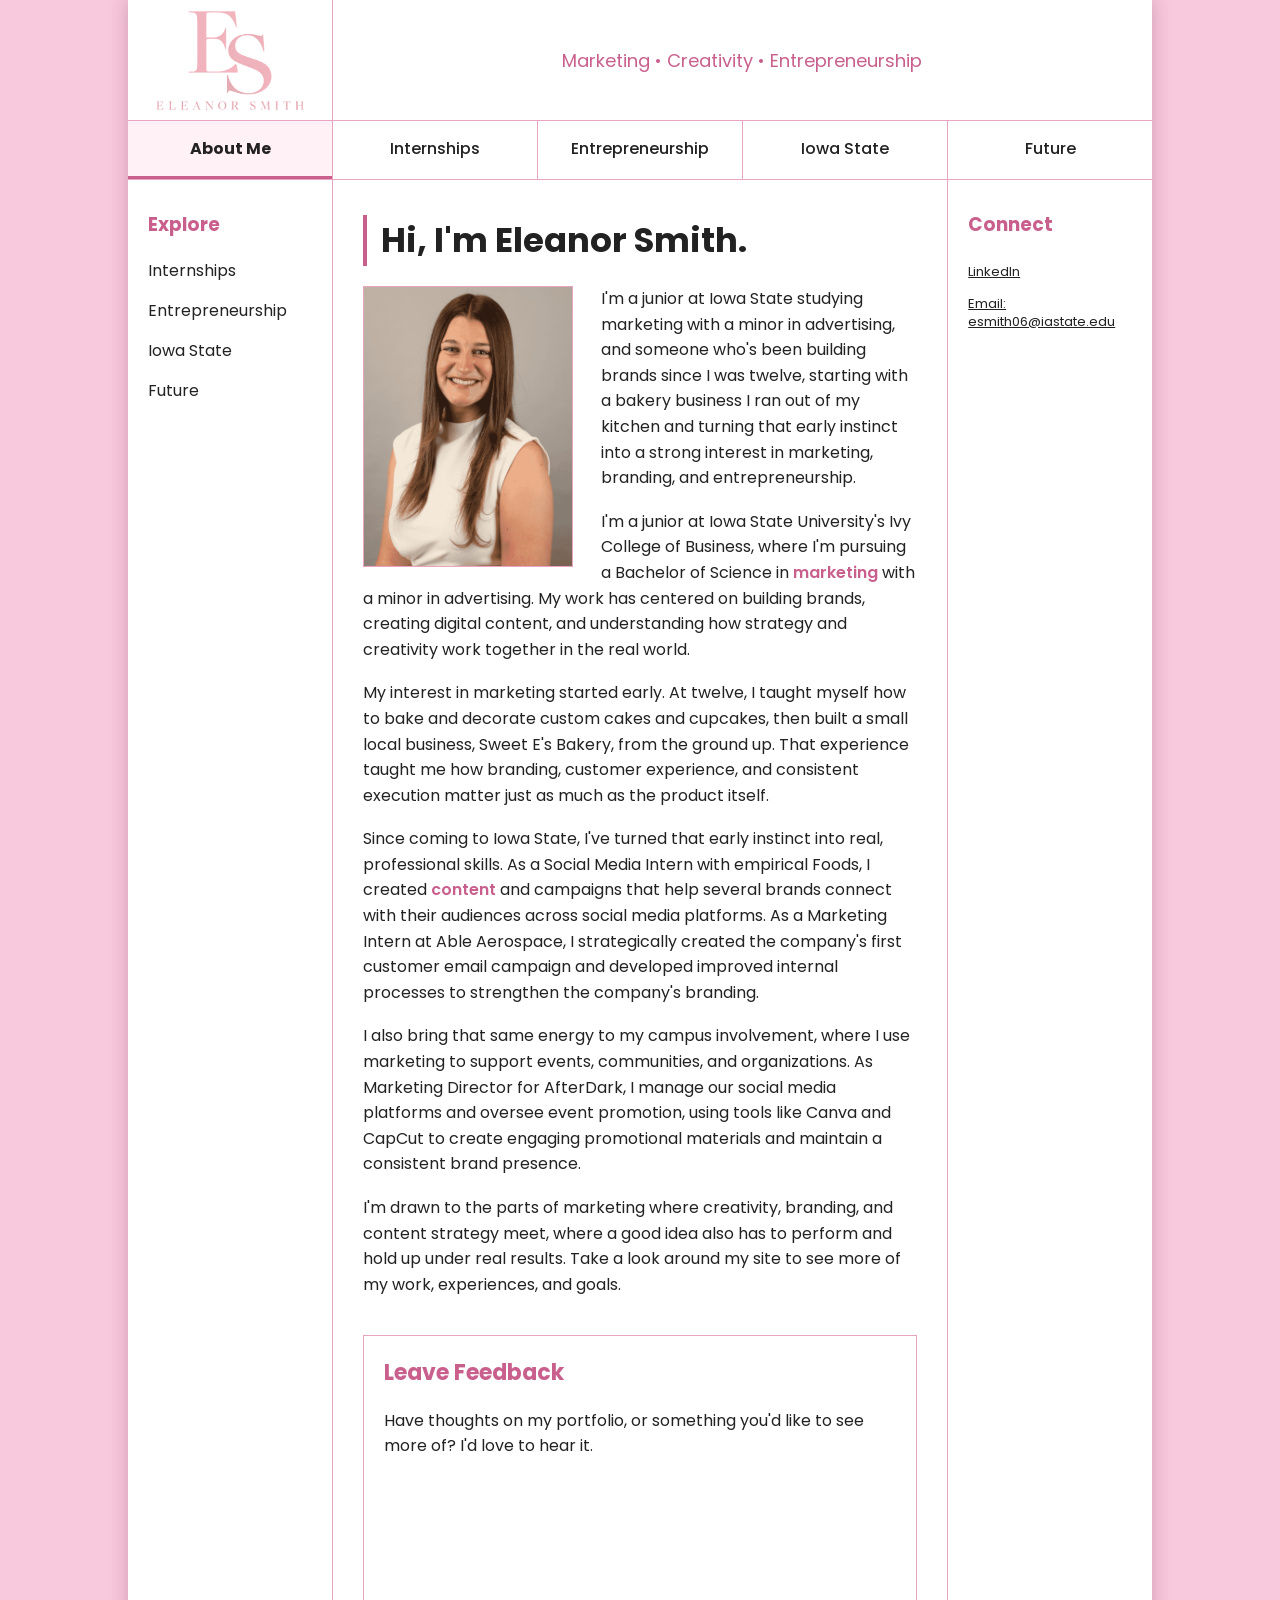
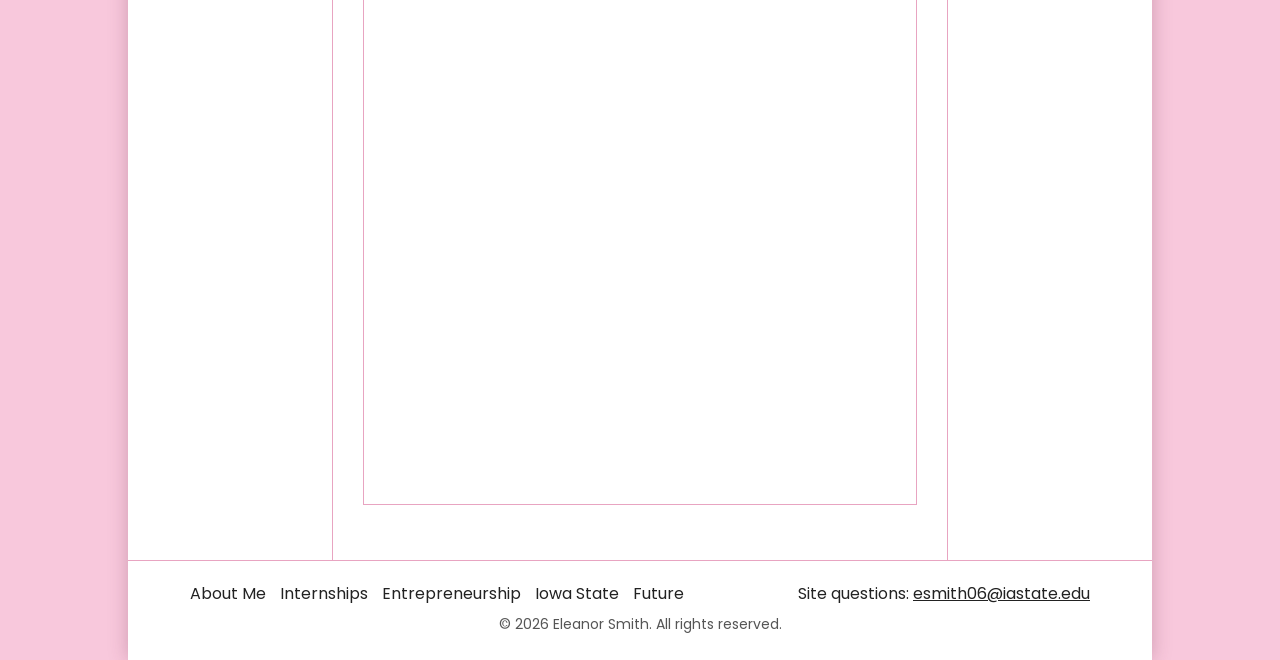
<file: index.html>
<!DOCTYPE html>
<html lang="en">
<head>
    <meta charset="UTF-8">
    <meta name="viewport" content="width=device-width, initial-scale=1.0">
    <title>Eleanor Smith | About Me</title>
    <meta name="description" content="Eleanor Smith is a marketing student at Iowa State University with a background in social media, branding, and entrepreneurship.">
    <link rel="stylesheet" href="style.css">
</head>
<body>
    <div class="site-container">
        <header class="site-header">
            <div class="logo-area"><img src="logo.png" alt="Eleanor Smith Logo" class="logo-image"></div>
            <div class="header-graphic">Marketing • Creativity • Entrepreneurship</div>
        </header>
        <div id="navigation"></div>
        <div class="content-layout">
            <aside class="left-sidebar">
                <h3>Explore</h3>
                <ul>
                    <li><a href="internships.html">Internships</a></li>
                    <li><a href="entrepreneurship.html">Entrepreneurship</a></li>
                    <li><a href="iowa-state.html">Iowa State</a></li>
                    <li><a href="future.html">Future</a></li>
                </ul>
            </aside>
            <main class="main-content">
                <h1>Hi, I'm Eleanor Smith.</h1>
                <div class="about-intro">
                    <img src="images/about-me.jpg" alt="Eleanor Smith" class="about-image">
                    <p>I'm a junior at Iowa State studying marketing with a minor in advertising, and someone who's been building brands since I was twelve, starting with a bakery business I ran out of my kitchen and turning that early instinct into a strong interest in marketing, branding, and entrepreneurship.</p>
                    <p>I'm a junior at Iowa State University's Ivy College of Business, where I'm pursuing a Bachelor of Science in <span class="keyword">marketing</span> with a minor in advertising. My work has centered on building brands, creating digital content, and understanding how strategy and creativity work together in the real world.</p>
                    <p>My interest in marketing started early. At twelve, I taught myself how to bake and decorate custom cakes and cupcakes, then built a small local business, Sweet E's Bakery, from the ground up. That experience taught me how branding, customer experience, and consistent execution matter just as much as the product itself.</p>
                    <p>Since coming to Iowa State, I've turned that early instinct into real, professional skills. As a Social Media Intern with empirical Foods, I created <span class="keyword">content</span> and campaigns that help several brands connect with their audiences across social media platforms. As a Marketing Intern at Able Aerospace, I strategically created the company's first customer email campaign and developed improved internal processes to strengthen the company's branding. </p>
                    <p>I also bring that same energy to my campus involvement, where I use marketing to support events, communities, and organizations. As Marketing Director for AfterDark, I manage our social media platforms and oversee event promotion, using tools like Canva and CapCut to create engaging promotional materials and maintain a consistent brand presence.</p>
                    <p>I'm drawn to the parts of marketing where creativity, branding, and content strategy meet, where a good idea also has to perform and hold up under real results. Take a look around my site to see more of my work, experiences, and goals.</p>
                </div>
                <div class="content-card">
                    <h2>Leave Feedback</h2>
                    <p>Have thoughts on my portfolio, or something you'd like to see more of? I'd love to hear it.</p>
                    <iframe src="https://docs.google.com/forms/d/e/1FAIpQLSd1ZiWK7ceW1_9ygYNGIYSXslulp8ccplBnGbqoEIWsjPy67Q/viewform?embedded=true" width="600" height="600" frameborder="0" marginheight="0" marginwidth="0">Loading…</iframe>
                </div>
            </main>
            <aside class="right-sidebar">
                <div class="sticky-content">
                    <h3>Connect</h3>
                    <ul class="connect-list">
                        <li><a href="https://www.linkedin.com/in/eleanorsmith06" target="_blank" rel="noopener">LinkedIn</a></li>
                        <li><a href="mailto:esmith06@iastate.edu">Email: esmith06@iastate.edu</a></li>
                    </ul>
                </div>
            </aside>
        </div>
        <footer class="site-footer">
            <div class="footer-row">
                <div class="footer-links">
                    <a href="index.html">About Me</a><a href="internships.html">Internships</a><a href="entrepreneurship.html">Entrepreneurship</a><a href="iowa-state.html">Iowa State</a><a href="future.html">Future</a>
                </div>
                <div class="footer-contact">Site questions: <a href="mailto:esmith06@iastate.edu">esmith06@iastate.edu</a></div>
            </div>
            <p class="footer-copyright">&copy; <span class="js-year"></span> Eleanor Smith. All rights reserved.</p>
        </footer>
    </div>
    <script src="navigation.js"></script>
</body>
</html>
</file>
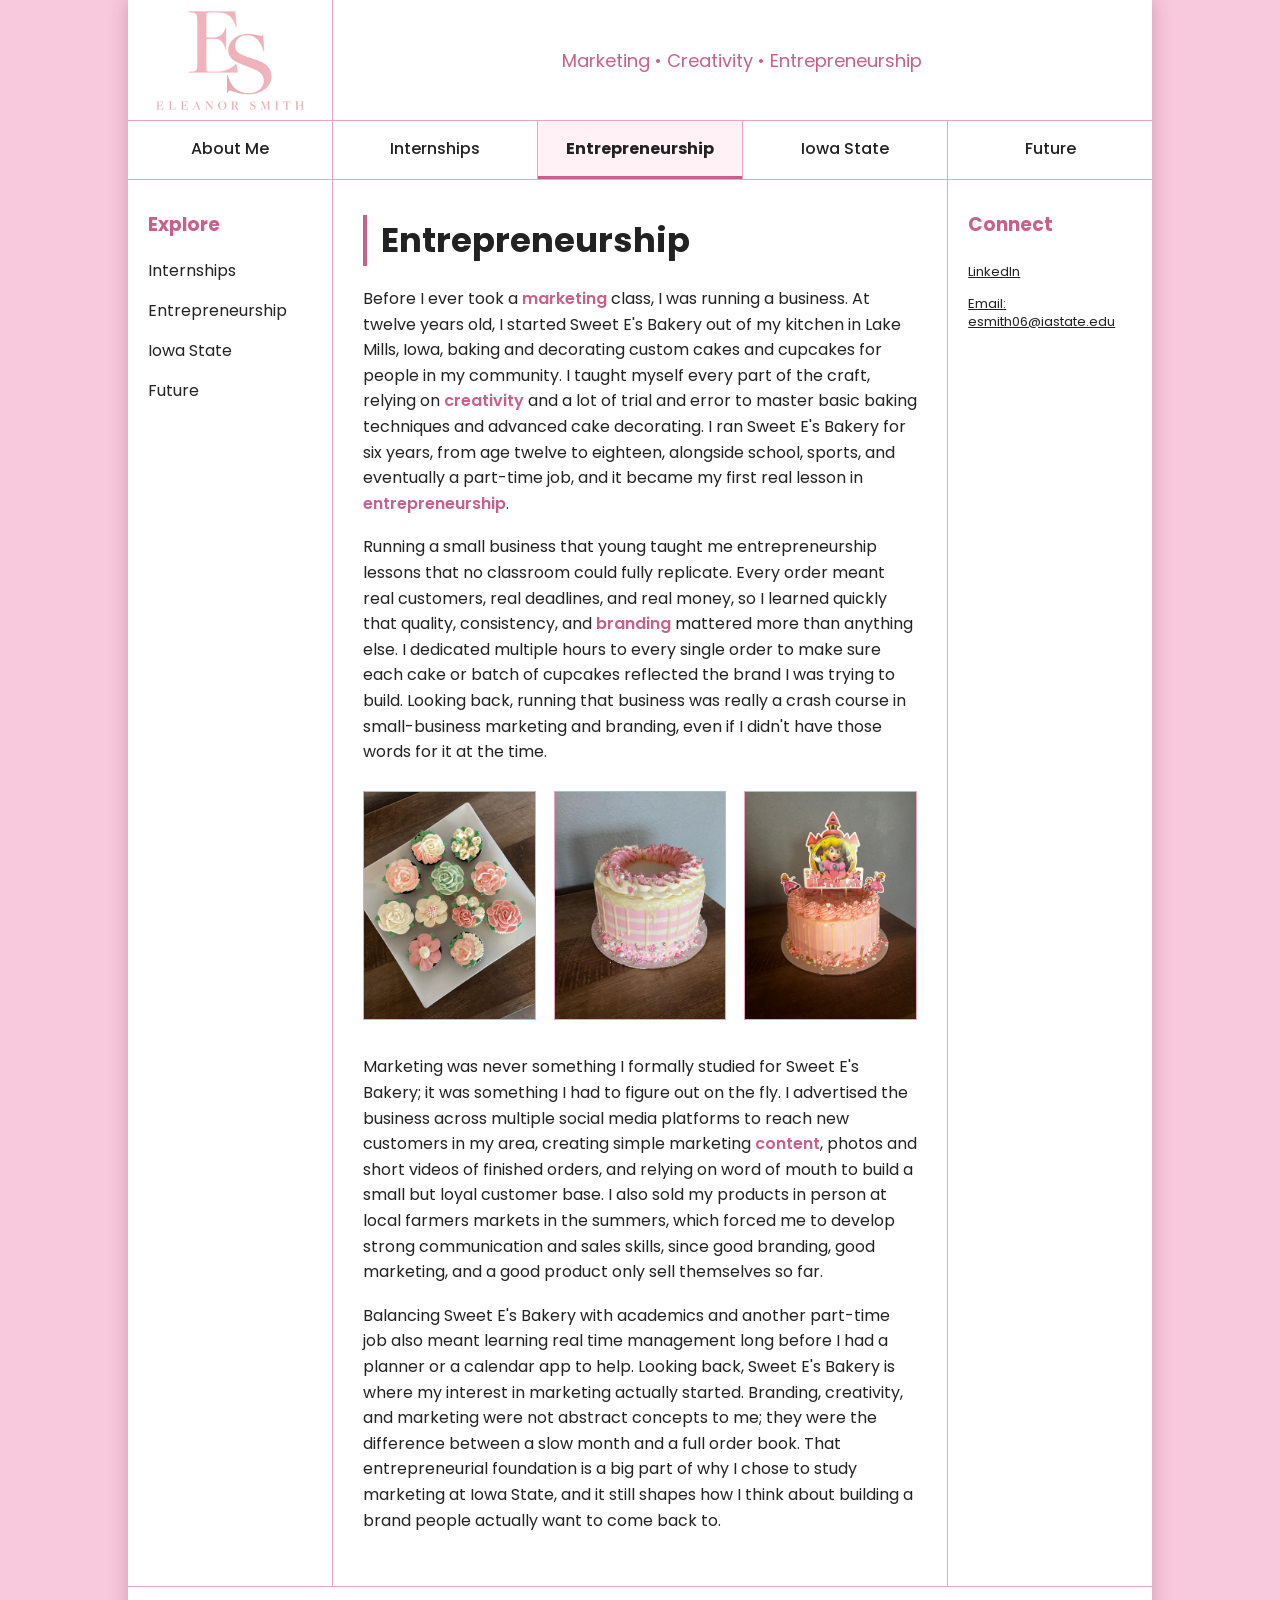
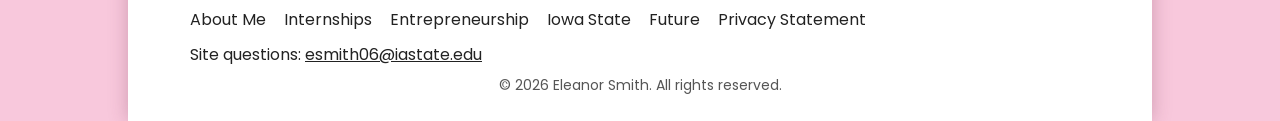
<file: entrepreneurship.html>
<!DOCTYPE html>
<html lang="en">
<head>
    <meta charset="UTF-8">
    <meta name="viewport" content="width=device-width, initial-scale=1.0">
    <title>Eleanor Smith | Entrepreneurship</title>
    <meta name="description" content="How running Sweet E's Bakery from age twelve to eighteen shaped Eleanor Smith's approach to marketing and branding.">
    <link rel="stylesheet" href="style.css">
</head>
<body>
    <div class="site-container">
        <!-- HEADER -->
        <header class="site-header">
            <!-- LOGO -->
            <div class="logo-area">
                <img
                    src="logo.png"
                    alt="Eleanor Smith Logo"
                    class="logo-image"
                >
            </div>
            <div class="header-graphic">
                Marketing • Creativity • Entrepreneurship
            </div>
        </header>
        <!-- NAVIGATION -->
        <div id="navigation"></div>
        <!-- MAIN CONTENT -->
        <div class="content-layout">
            <!-- LEFT SIDEBAR -->
            <aside class="left-sidebar">
                <h3>Explore</h3>
                <ul>
                    <li>
                        <a href="internships.html">
                            Internships
                        </a>
                    </li>
                    <li>
                        <a href="entrepreneurship.html">
                            Entrepreneurship
                        </a>
                    </li>
                    <li>
                        <a href="iowa-state.html">
                            Iowa State
                        </a>
                    </li>
                    <li>
                        <a href="future.html">
                            Future
                        </a>
                    </li>
                </ul>
            </aside>
            <!-- MAIN CONTENT AREA -->
            <main class="main-content">
                <h1>Entrepreneurship</h1>

                <p>
                    Before I ever took a
                    <span class="keyword">marketing</span> class, I was
                    running a business. At twelve years old, I started
                    Sweet E's Bakery out of my kitchen in Lake Mills,
                    Iowa, baking and decorating custom cakes and
                    cupcakes for people in my community. I taught myself
                    every part of the craft, relying on
                    <span class="keyword">creativity</span> and a lot of
                    trial and error to master basic baking techniques
                    and advanced cake decorating. I ran Sweet E's Bakery
                    for six years, from age twelve to eighteen, alongside
                    school, sports, and eventually a part-time job, and
                    it became my first real lesson in
                    <span class="keyword">entrepreneurship</span>.
                </p>

                <p>
                    Running a small business that young taught me
                    entrepreneurship lessons that no classroom could
                    fully replicate. Every order meant real customers,
                    real deadlines, and real money, so I learned quickly
                    that quality, consistency, and
                    <span class="keyword">branding</span> mattered more
                    than anything else. I dedicated multiple hours to
                    every single order to make sure each cake or batch
                    of cupcakes reflected the brand I was trying to
                    build. Looking back, running that business was
                    really a crash course in small-business marketing
                    and branding, even if I didn't have those words for
                    it at the time.
                </p>

                <div class="entrepreneurship-gallery" aria-label="Sweet E's Bakery portfolio photos">
                    <figure>
                        <img
                            src="images/sweet-es-bakery-cupcakes.jpg"
                            alt="Decorated floral cupcakes made by Sweet E's Bakery"
                        >
                    </figure>
                    <figure>
                        <img
                            src="images/sweet-es-bakery-cake.jpg"
                            alt="Pink and white decorated cake made by Sweet E's Bakery"
                        >
                    </figure>
                    <figure>
                        <img
                            src="images/sweet-es-bakery-birthday-cake.jpg"
                            alt="Pink Princess Peach birthday cake made by Sweet E's Bakery"
                        >
                    </figure>
                </div>

                <p>
                    Marketing was never something I formally studied
                    for Sweet E's Bakery; it was something I had to
                    figure out on the fly. I advertised the business
                    across multiple social media platforms to reach new
                    customers in my area, creating simple marketing
                    <span class="keyword">content</span>, photos and
                    short videos of finished orders, and relying on
                    word of mouth to build a small but loyal customer
                    base. I also sold my products in person at
                    local farmers markets in the summers, which forced me to develop
                    strong communication and sales skills, since good
                    branding, good marketing, and a good product only
                    sell themselves so far.
                </p>

                <p>
                    Balancing Sweet E's Bakery with academics and
                    another part-time job also meant learning real time
                    management long before I had a planner or a
                    calendar app to help. Looking back, Sweet E's Bakery
                    is where my interest in marketing actually started.
                    Branding, creativity, and marketing were not
                    abstract concepts to me; they were the difference
                    between a slow month and a full order book. That
                    entrepreneurial foundation is a big part of why I
                    chose to study marketing at Iowa State, and it
                    still shapes how I think about building a brand
                    people actually want to come back to.
                </p>
            </main>
            <!-- RIGHT SIDEBAR -->
            <aside class="right-sidebar">
                <div class="sticky-content">
                    <h3>Connect</h3>
                    <ul class="connect-list">
                        <li>
                            <a href="https://www.linkedin.com/in/eleanorsmith06" target="_blank" rel="noopener">
                                LinkedIn: linkedin.com/in/eleanorsmith06
                            </a>
                        </li>
                        <li>
                            <a href="mailto:esmith06@iastate.edu">
                                Email: esmith06@iastate.edu
                            </a>
                        </li>
                    </ul>
                </div>
            </aside>
        </div>
        <!-- FOOTER -->
        <footer class="site-footer">
            <div class="footer-row">
                <div class="footer-links">
                    <a href="index.html">About Me</a>
                    <a href="internships.html">Internships</a>
                    <a href="entrepreneurship.html">Entrepreneurship</a>
                    <a href="iowa-state.html">Iowa State</a>
                    <a href="future.html">Future</a>
                    <a href="privacy.html">Privacy Statement</a>
                </div>
                <div class="footer-contact">
                    Site questions:
                    <a href="mailto:esmith06@iastate.edu">esmith06@iastate.edu</a>
                </div>
            </div>
            <p class="footer-copyright">
                &copy; <span class="js-year"></span> Eleanor Smith. All rights reserved.
            </p>
        </footer>
    </div>
    <script src="navigation.js"></script>
</body>
</html>
</file>
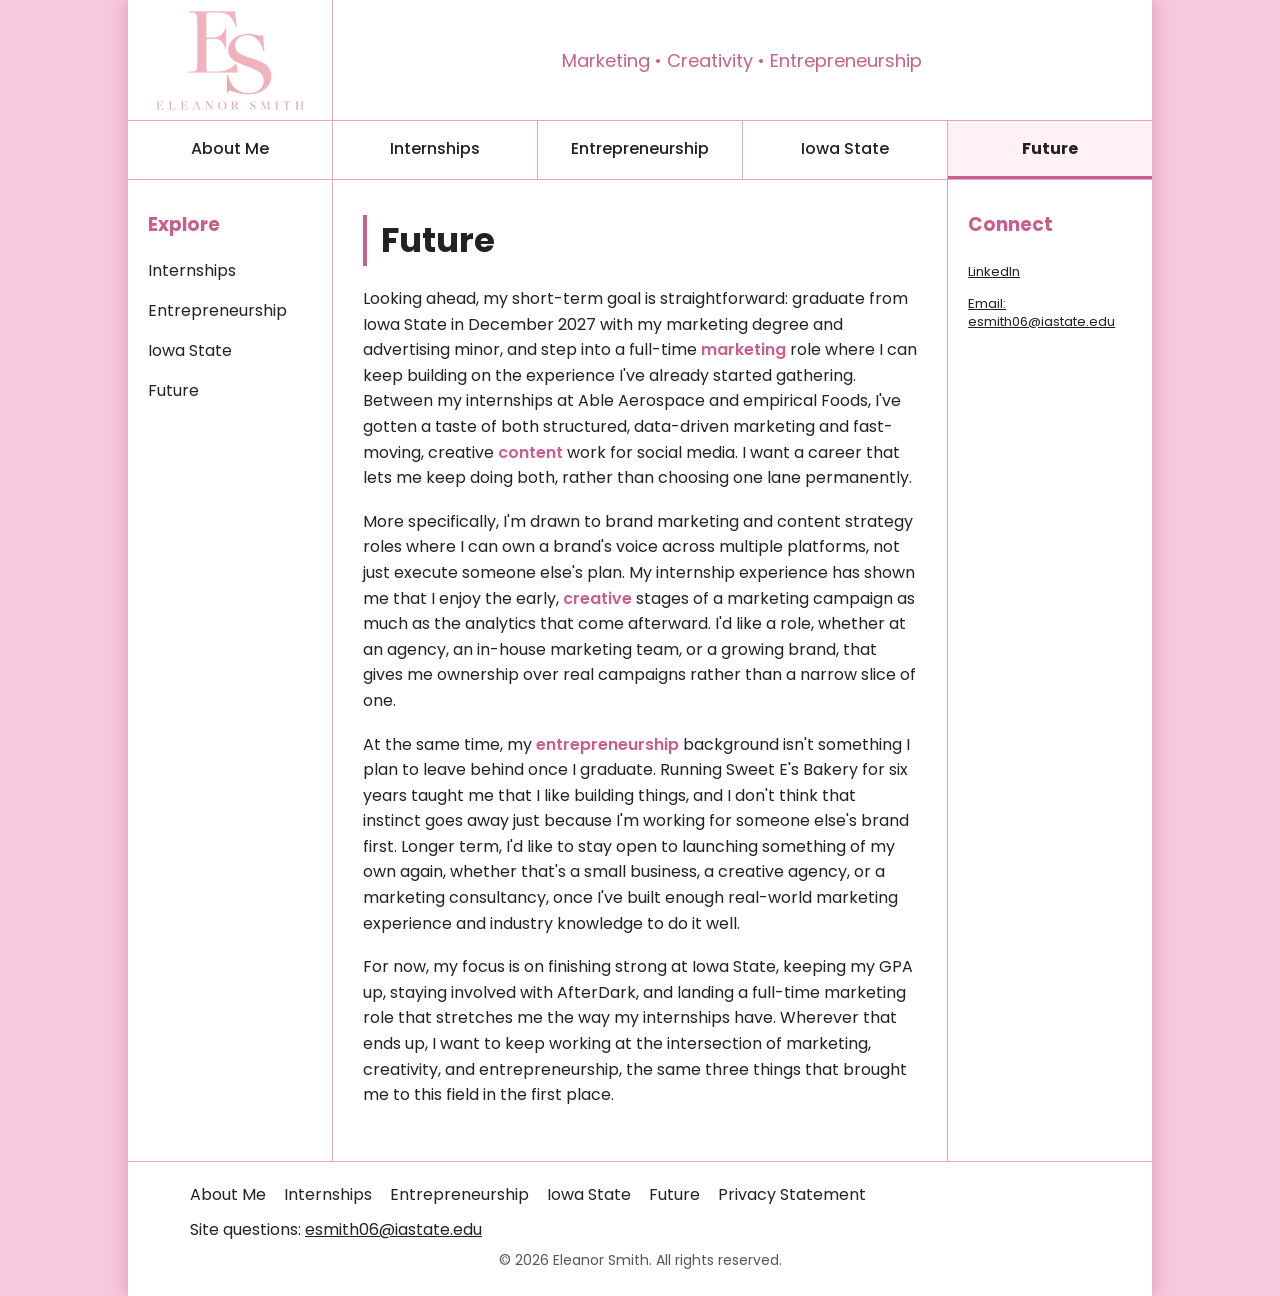
<file: future.html>
<!DOCTYPE html>
<html lang="en">
<head>
    <meta charset="UTF-8">
    <meta name="viewport" content="width=device-width, initial-scale=1.0">
    <title>Eleanor Smith | Future</title>
    <meta name="description" content="Eleanor Smith's career goals in marketing, branding, and entrepreneurship.">
    <link rel="stylesheet" href="style.css">
</head>
<body>
    <div class="site-container">
        <!-- HEADER -->
        <header class="site-header">
            <!-- LOGO -->
            <div class="logo-area">
                <img
                    src="logo.png"
                    alt="Eleanor Smith Logo"
                    class="logo-image"
                >
            </div>
            <div class="header-graphic">
                Marketing • Creativity • Entrepreneurship
            </div>
        </header>
        <!-- NAVIGATION -->
        <div id="navigation"></div>
        <!-- MAIN CONTENT -->
        <div class="content-layout">
            <!-- LEFT SIDEBAR -->
            <aside class="left-sidebar">
                <h3>Explore</h3>
                <ul>
                    <li>
                        <a href="internships.html">
                            Internships
                        </a>
                    </li>
                    <li>
                        <a href="entrepreneurship.html">
                            Entrepreneurship
                        </a>
                    </li>
                    <li>
                        <a href="iowa-state.html">
                            Iowa State
                        </a>
                    </li>
                    <li>
                        <a href="future.html">
                            Future
                        </a>
                    </li>
                </ul>
            </aside>
            <!-- MAIN CONTENT AREA -->
            <main class="main-content">
            
                <h1>Future</h1>

                <p>
                    Looking ahead, my short-term goal is straightforward:
                    graduate from Iowa State in December 2027 with my
                    marketing degree and advertising minor, and step
                    into a full-time
                    <span class="keyword">marketing</span> role where I
                    can keep building on the experience I've already
                    started gathering. Between my internships at Able
                    Aerospace and empirical Foods, I've gotten a taste
                    of both structured, data-driven marketing and
                    fast-moving, creative
                    <span class="keyword">content</span> work for social
                    media. I want a career that lets me keep doing
                    both, rather than choosing one lane permanently.
                </p>

                <p>
                    More specifically, I'm drawn to brand marketing and
                    content strategy roles where I can own a brand's
                    voice across multiple platforms, not just execute
                    someone else's plan. My internship experience has
                    shown me that I enjoy the early,
                    <span class="keyword">creative</span> stages of a
                    marketing campaign as much as the analytics that
                    come afterward. I'd like a role, whether at an
                    agency, an in-house marketing team, or a growing
                    brand, that gives me ownership over real campaigns
                    rather than a narrow slice of one.
                </p>

                <p>
                    At the same time, my
                    <span class="keyword">entrepreneurship</span>
                    background isn't something I plan to leave behind
                    once I graduate. Running Sweet E's Bakery for six
                    years taught me that I like building things, and I
                    don't think that instinct goes away just because
                    I'm working for someone else's brand first. Longer
                    term, I'd like to stay open to launching something
                    of my own again, whether that's a small business, a
                    creative agency, or a marketing consultancy, once
                    I've built enough real-world marketing experience
                    and industry knowledge to do it well.
                </p>

                <p>
                    For now, my focus is on finishing strong at Iowa
                    State, keeping my GPA up, staying involved with
                    AfterDark, and landing a full-time marketing role
                    that stretches me the way my internships have.
                    Wherever that ends up, I want to keep working at
                    the intersection of marketing, creativity, and
                    entrepreneurship, the same three things that
                    brought me to this field in the first place.
                </p>
            </main>
            <!-- RIGHT SIDEBAR -->
            <aside class="right-sidebar">
                <div class="sticky-content">
                    <h3>Connect</h3>
                    <ul class="connect-list">
                        <li>
                            <a href="https://www.linkedin.com/in/eleanorsmith06" target="_blank" rel="noopener">
                                LinkedIn: linkedin.com/in/eleanorsmith06
                            </a>
                        </li>
                        <li>
                            <a href="mailto:esmith06@iastate.edu">
                                Email: esmith06@iastate.edu
                            </a>
                        </li>
                    </ul>
                </div>
            </aside>
        </div>
        <!-- FOOTER -->
        <footer class="site-footer">
            <div class="footer-row">
                <div class="footer-links">
                    <a href="index.html">About Me</a>
                    <a href="internships.html">Internships</a>
                    <a href="entrepreneurship.html">Entrepreneurship</a>
                    <a href="iowa-state.html">Iowa State</a>
                    <a href="future.html">Future</a>
                    <a href="privacy.html">Privacy Statement</a>
                </div>
                <div class="footer-contact">
                    Site questions:
                    <a href="mailto:esmith06@iastate.edu">esmith06@iastate.edu</a>
                </div>
            </div>
            <p class="footer-copyright">
                &copy; <span class="js-year"></span> Eleanor Smith. All rights reserved.
            </p>
        </footer>
    </div>
    <script src="navigation.js"></script>
</body>
</html>
</file>
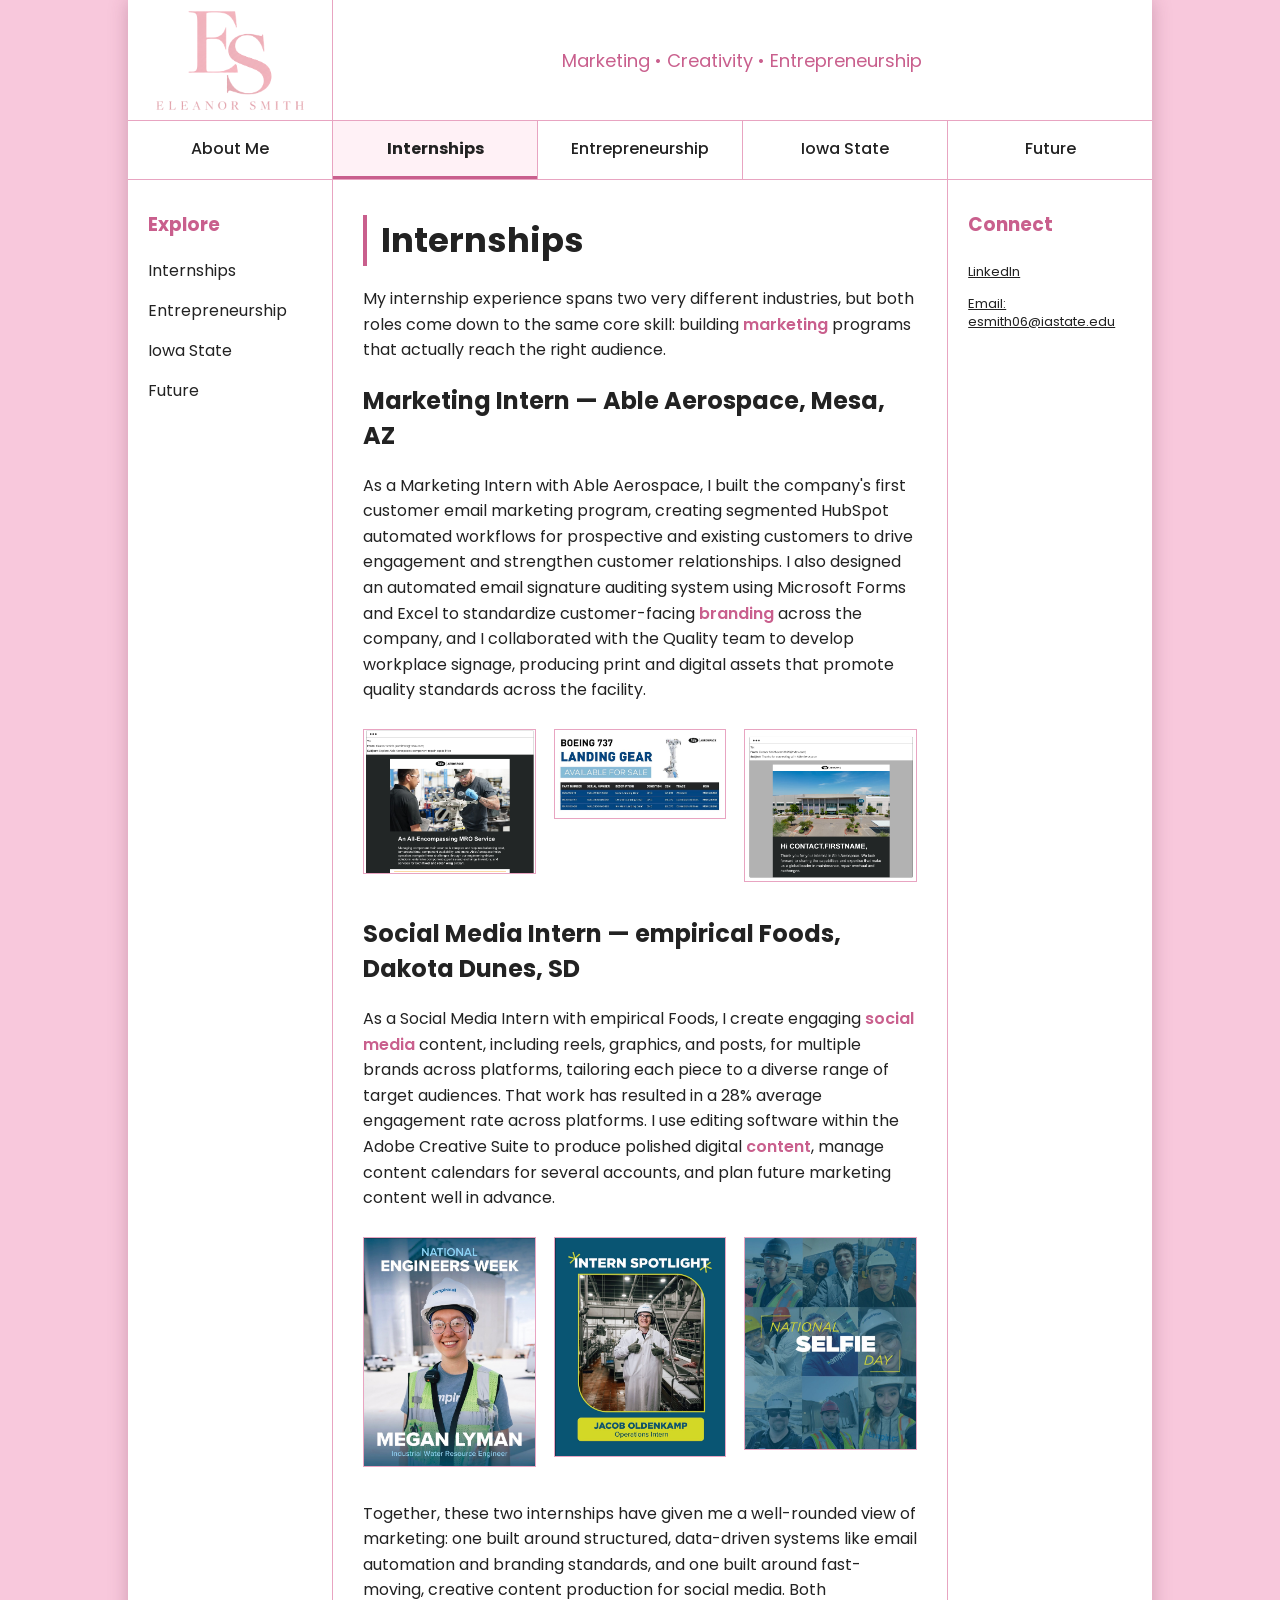
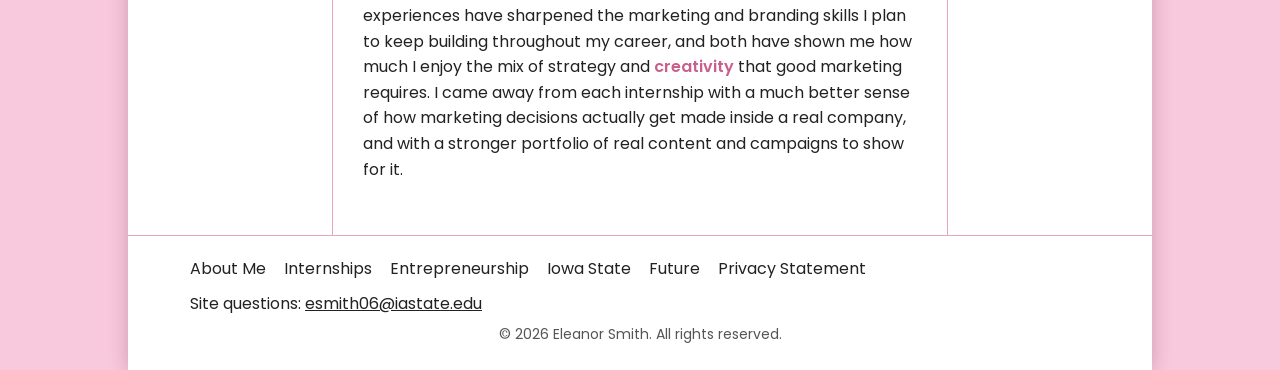
<file: internships.html>
<!DOCTYPE html>
<html lang="en">
<head>
    <meta charset="UTF-8">
    <meta name="viewport" content="width=device-width, initial-scale=1.0">
    <title>Eleanor Smith | Internships</title>
    <meta name="description" content="Eleanor Smith's marketing internship experience at Able Aerospace and empirical Foods.">
    <link rel="stylesheet" href="style.css">
</head>
<body>
    <div class="site-container">
        <!-- HEADER -->
        <header class="site-header">
            <!-- LOGO -->
            <div class="logo-area">
                <img
                    src="logo.png"
                    alt="Eleanor Smith Logo"
                    class="logo-image"
                >
            </div>
            <div class="header-graphic">
                Marketing • Creativity • Entrepreneurship
            </div>
        </header>
        <!-- NAVIGATION -->
        <div id="navigation"></div>
        <!-- MAIN CONTENT -->
        <div class="content-layout">
            <!-- LEFT SIDEBAR -->
            <aside class="left-sidebar">
                <h3>Explore</h3>
                <ul>
                    <li>
                        <a href="internships.html">
                            Internships
                        </a>
                    </li>
                    <li>
                        <a href="entrepreneurship.html">
                            Entrepreneurship
                        </a>
                    </li>
                    <li>
                        <a href="iowa-state.html">
                            Iowa State
                        </a>
                    </li>
                    <li>
                        <a href="future.html">
                            Future
                        </a>
                    </li>
                </ul>
            </aside>
            <!-- MAIN CONTENT AREA -->
            <main class="main-content">
                <h1>Internships</h1>

                <p>
                    My internship experience spans two very different
                    industries, but both roles come down to the same
                    core skill: building
                    <span class="keyword">marketing</span> programs that
                    actually reach the right audience.
                </p>

                <h2>Marketing Intern &mdash; Able Aerospace, Mesa, AZ</h2>
                <p>
                    As a Marketing Intern with Able Aerospace, I built
                    the company's first customer email marketing
                    program, creating segmented HubSpot automated
                    workflows for prospective and existing customers to
                    drive engagement and strengthen customer
                    relationships. I also designed an automated email
                    signature auditing system using Microsoft Forms and
                    Excel to standardize customer-facing
                    <span class="keyword">branding</span> across the
                    company, and I collaborated with the Quality team to
                    develop workplace signage, producing print and
                    digital assets that promote quality standards across
                    the facility.
                </p>

                <div class="internship-gallery" aria-label="Photos from my Able Aerospace internship">
                    <img
                        src="images/able-aerospace-facility.jpg"
                        alt="Able Aerospace facility"
                    >
                    <img
                        src="images/boeing-737-landing-gear.jpg"
                        alt="Boeing 737 landing gear available for sale"
                    >
                    <img
                        src="images/able-aerospace-workshop.jpg"
                        alt="Able Aerospace team working on an aircraft component"
                    >
                </div>

                <h2>Social Media Intern &mdash; empirical Foods, Dakota Dunes, SD</h2>
                <p>
                    As a Social Media Intern with empirical Foods, I
                    create engaging
                    <span class="keyword">social media</span> content,
                    including reels, graphics, and posts, for multiple
                    brands across platforms, tailoring each piece to a
                    diverse range of target audiences. That work has
                    resulted in a 28% average engagement rate across
                    platforms. I use editing software within the Adobe
                    Creative Suite to produce polished digital
                    <span class="keyword">content</span>, manage content
                    calendars for several accounts, and plan future
                    marketing content well in advance.
                </p>

                <div class="internship-gallery" aria-label="Photos from my empirical Foods internship">
                    <img
                        src="images/empirical-national-engineers-week.jpg"
                        alt="Empirical Foods National Engineers Week intern feature"
                    >
                    <img
                        src="images/empirical-intern-spotlight.jpg"
                        alt="Empirical Foods intern spotlight"
                    >
                    <img
                        src="images/empirical-national-selfie-day.jpg"
                        alt="Empirical Foods National Selfie Day collage"
                    >
                </div>

                <p>
                    Together, these two internships have given me a
                    well-rounded view of marketing: one built around
                    structured, data-driven systems like email
                    automation and branding standards, and one built
                    around fast-moving, creative content production for
                    social media. Both experiences have sharpened the
                    marketing and branding skills I plan to keep
                    building throughout my career, and both have shown
                    me how much I enjoy the mix of strategy and
                    <span class="keyword">creativity</span> that good
                    marketing requires. I came away from each internship
                    with a much better sense of how marketing decisions
                    actually get made inside a real company, and with a
                    stronger portfolio of real content and campaigns to
                    show for it.
                </p>
            </main>
            <!-- RIGHT SIDEBAR -->
            <aside class="right-sidebar">
                <div class="sticky-content">
                    <h3>Connect</h3>
                    <ul class="connect-list">
                        <li>
                            <a href="https://www.linkedin.com/in/eleanorsmith06" target="_blank" rel="noopener">
                                LinkedIn: linkedin.com/in/eleanorsmith06
                            </a>
                        </li>
                        <li>
                            <a href="mailto:esmith06@iastate.edu">
                                Email: esmith06@iastate.edu
                            </a>
                        </li>
                    </ul>
                </div>
            </aside>
        </div>
        <!-- FOOTER -->
        <footer class="site-footer">
            <div class="footer-row">
                <div class="footer-links">
                    <a href="index.html">About Me</a>
                    <a href="internships.html">Internships</a>
                    <a href="entrepreneurship.html">Entrepreneurship</a>
                    <a href="iowa-state.html">Iowa State</a>
                    <a href="future.html">Future</a>
                    <a href="privacy.html">Privacy Statement</a>
                </div>
                <div class="footer-contact">
                    Site questions:
                    <a href="mailto:esmith06@iastate.edu">esmith06@iastate.edu</a>
                </div>
            </div>
            <p class="footer-copyright">
                &copy; <span class="js-year"></span> Eleanor Smith. All rights reserved.
            </p>
        </footer>
    </div>
    <script src="navigation.js"></script>
</body>
</html>
</file>
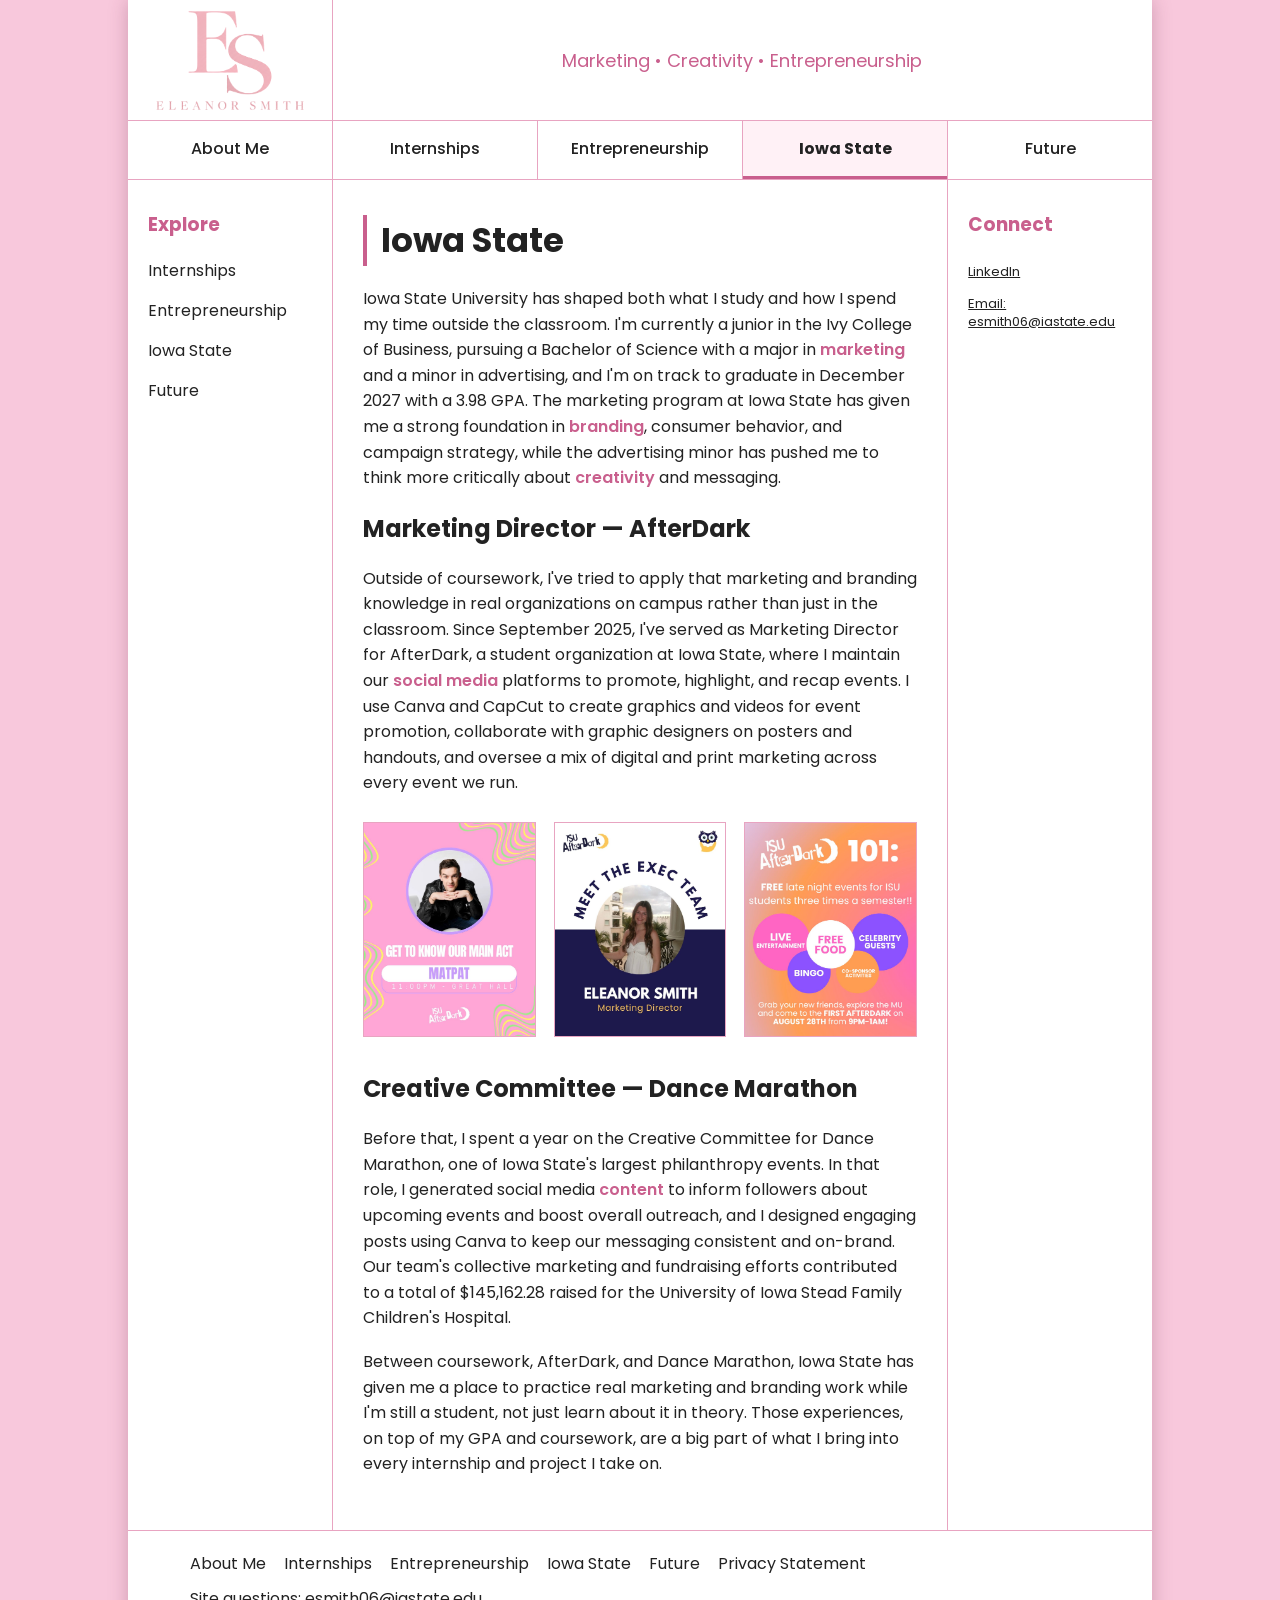
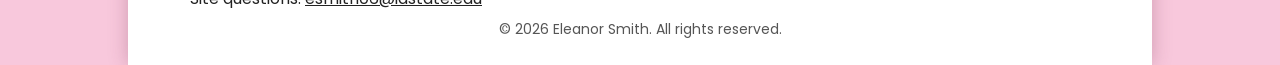
<file: iowa-state.html>
<!DOCTYPE html>
<html lang="en">
<head>
    <meta charset="UTF-8">
    <meta name="viewport" content="width=device-width, initial-scale=1.0">
    <title>Eleanor Smith | Iowa State</title>
    <meta name="description" content="Eleanor Smith's education and campus involvement at Iowa State University.">
    <link rel="stylesheet" href="style.css">
</head>
<body>
    <div class="site-container">
        <!-- HEADER -->
        <header class="site-header">
            <!-- LOGO -->
            <div class="logo-area">
                <img
                    src="logo.png"
                    alt="Eleanor Smith Logo"
                    class="logo-image"
                >
            </div>
            <div class="header-graphic">
                Marketing • Creativity • Entrepreneurship
            </div>
        </header>
        <!-- NAVIGATION -->
        <div id="navigation"></div>
        <!-- MAIN CONTENT -->
        <div class="content-layout">
            <!-- LEFT SIDEBAR -->
            <aside class="left-sidebar">
                <h3>Explore</h3>
                <ul>
                    <li>
                        <a href="internships.html">
                            Internships
                        </a>
                    </li>
                    <li>
                        <a href="entrepreneurship.html">
                            Entrepreneurship
                        </a>
                    </li>
                    <li>
                        <a href="iowa-state.html">
                            Iowa State
                        </a>
                    </li>
                    <li>
                        <a href="future.html">
                            Future
                        </a>
                    </li>
                </ul>
            </aside>
            <!-- MAIN CONTENT AREA -->
            <main class="main-content">
                <h1>Iowa State</h1>

                <p>
                    Iowa State University has shaped both what I study
                    and how I spend my time outside the classroom. I'm
                    currently a junior in the Ivy College of Business,
                    pursuing a Bachelor of Science with a major in
                    <span class="keyword">marketing</span> and a minor
                    in advertising, and I'm on track to graduate in
                    December 2027 with a 3.98 GPA. The marketing program
                    at Iowa State has given me a strong foundation in
                    <span class="keyword">branding</span>, consumer
                    behavior, and campaign strategy, while the
                    advertising minor has pushed me to think more
                    critically about
                    <span class="keyword">creativity</span> and
                    messaging.
                </p>

                <h2>Marketing Director &mdash; AfterDark</h2>
                <p>
                    Outside of coursework, I've tried to apply that
                    marketing and branding knowledge in real
                    organizations on campus rather than just in the
                    classroom. Since September 2025, I've served as
                    Marketing Director for AfterDark, a student
                    organization at Iowa State, where I maintain our
                    <span class="keyword">social media</span> platforms
                    to promote, highlight, and recap events. I use Canva
                    and CapCut to create graphics and videos for event
                    promotion, collaborate with graphic designers on
                    posters and handouts, and oversee a mix of digital
                    and print marketing across every event we run.
                </p>

                <div class="afterdark-gallery" aria-label="ISU AfterDark event graphics">
                    <img
                        src="images/afterdark-matpat-main-act.jpg"
                        alt="ISU AfterDark promotional graphic introducing headliner MatPat as the main act"
                    >
                    <img
                        src="images/afterdark-exec-team-eleanor.jpg"
                        alt="ISU AfterDark Meet the Exec Team graphic featuring Marketing Director Eleanor Smith"
                    >
                    <img
                        src="images/afterdark-101-info.jpg"
                        alt="ISU AfterDark 101 graphic explaining free late-night events for ISU students"
                    >
                </div>

                <h2>Creative Committee &mdash; Dance Marathon</h2>
                <p>
                    Before that, I spent a year on the Creative
                    Committee for Dance Marathon, one of Iowa State's
                    largest philanthropy events. In that role, I
                    generated social media
                    <span class="keyword">content</span> to inform
                    followers about upcoming events and boost overall
                    outreach, and I designed engaging posts using Canva
                    to keep our messaging consistent and on-brand. Our
                    team's collective marketing and fundraising efforts
                    contributed to a total of $145,162.28 raised for the
                    University of Iowa Stead Family Children's
                    Hospital.
                </p>

                <p>
                    Between coursework, AfterDark, and Dance Marathon,
                    Iowa State has given me a place to practice real
                    marketing and branding work while I'm still a
                    student, not just learn about it in theory. Those
                    experiences, on top of my GPA and coursework, are a
                    big part of what I bring into every internship and
                    project I take on.
                </p>
            </main>
            <!-- RIGHT SIDEBAR -->
            <aside class="right-sidebar">
                <div class="sticky-content">
                    <h3>Connect</h3>
                    <ul class="connect-list">
                        <li>
                            <a href="https://www.linkedin.com/in/eleanorsmith06" target="_blank" rel="noopener">
                                LinkedIn: linkedin.com/in/eleanorsmith06
                            </a>
                        </li>
                        <li>
                            <a href="mailto:esmith06@iastate.edu">
                                Email: esmith06@iastate.edu
                            </a>
                        </li>
                    </ul>
                </div>
            </aside>
        </div>
        <!-- FOOTER -->
        <footer class="site-footer">
            <div class="footer-row">
                <div class="footer-links">
                    <a href="index.html">About Me</a>
                    <a href="internships.html">Internships</a>
                    <a href="entrepreneurship.html">Entrepreneurship</a>
                    <a href="iowa-state.html">Iowa State</a>
                    <a href="future.html">Future</a>
                    <a href="privacy.html">Privacy Statement</a>
                </div>
                <div class="footer-contact">
                    Site questions:
                    <a href="mailto:esmith06@iastate.edu">esmith06@iastate.edu</a>
                </div>
            </div>
            <p class="footer-copyright">
                &copy; <span class="js-year"></span> Eleanor Smith. All rights reserved.
            </p>
        </footer>
    </div>
    <script src="navigation.js"></script>
</body>
</html>
</file>
<file: style.css>
@import url('https://fonts.googleapis.com/css2?family=Poppins:wght@400;500;600;700&display=swap');

:root { --sidebar-width: 20%; --pink: #f8c8dc; --pink-dark: #c95f8d; --pink-light: #fde1ec; --pink-border: #e8a4c1; }
* { box-sizing: border-box; }
html, body { margin: 0; padding: 0; }
body { background-color: var(--pink); font-family: 'Poppins', Arial, Helvetica, sans-serif; color: #222; }
.site-container { width: 80%; margin: 0 auto; min-height: 100vh; background-color: white; box-shadow: 0 0 18px rgba(104, 38, 68, 0.28); }
.site-header { display: grid; grid-template-columns: var(--sidebar-width) 1fr; width: 100%; border-bottom: 1px solid var(--pink-border); background-color: white; }
.logo-area { height: 120px; display: flex; align-items: center; justify-content: center; padding: 8px 15px; border-right: 1px solid var(--pink-border); overflow: hidden; }
.logo-image { display: block; width: 100%; max-width: 260px; height: 105px; object-fit: contain; }
.header-graphic { min-height: 120px; display: flex; align-items: center; justify-content: center; padding: 20px; text-align: center; font-size: 18px; color: var(--pink-dark); }
#navigation, .main-nav { width: 100%; }
.main-nav { background-color: white; border-bottom: 1px solid var(--pink-border); }
.main-nav ul { list-style: none; display: flex; align-items: stretch; width: 100%; margin: 0; padding: 0; }
.main-nav li { flex: 1; margin: 0; padding: 0; text-align: center; border-right: 1px solid var(--pink-border); }
.main-nav li:last-child { border-right: none; }
.main-nav a { display: block; width: 100%; padding: 15px 10px; border-bottom: 3px solid transparent; background-color: white; color: #222; text-decoration: none; font-size: 16px; font-weight: 500; }
.main-nav a:hover { background-color: var(--pink-light); }
.main-nav a.active { font-weight: bold; background-color: #fff1f6; border-bottom-color: var(--pink-dark); }
.content-layout { display: grid; grid-template-columns: var(--sidebar-width) 1fr var(--sidebar-width); width: 100%; min-height: 600px; background-color: white; }
.left-sidebar { min-width: 0; padding: 30px 20px; border-right: 1px solid var(--pink-border); }
.left-sidebar h2, .left-sidebar h3, .right-sidebar h2, .right-sidebar h3 { margin-top: 0; color: var(--pink-dark); }
.left-sidebar ul { list-style: none; margin: 0; padding: 0; }
.left-sidebar li { margin-bottom: 15px; }
.left-sidebar a, .right-sidebar a { color: #222; text-decoration: none; overflow-wrap: break-word; word-break: break-word; }
.left-sidebar a:hover, .right-sidebar a:hover { color: var(--pink-dark); text-decoration: underline; }
.main-content { min-width: 0; padding: 35px 30px; background-color: white; }
.main-content h1 { margin-top: 0; margin-bottom: 20px; padding-left: 14px; border-left: 4px solid var(--pink-dark); font-size: 34px; }
.main-content p { margin-bottom: 18px; line-height: 1.6; font-size: 16px; }
.keyword { color: var(--pink-dark); font-weight: 600; }
.about-image { float: left; width: min(38%, 260px); height: auto; aspect-ratio: 3 / 4; object-fit: cover; margin: 0 28px 18px 0; border: 1px solid var(--pink-border); }
.about-intro::after { content: ''; display: table; clear: both; }
.hero-image { display: block; width: 100%; height: 250px; margin-bottom: 30px; object-fit: cover; border: 1px solid var(--pink-border); }
.internship-gallery { display: grid; grid-template-columns: repeat(3, minmax(0, 1fr)); gap: clamp(10px, 1.5vw, 18px); margin: 26px 0 34px; align-items: start; }
.internship-gallery img { display: block; width: 100%; height: auto; aspect-ratio: auto; object-fit: contain; background-color: transparent; border: 1px solid var(--pink-border); }
.entrepreneurship-gallery { display: grid; grid-template-columns: repeat(3, minmax(0, 1fr)); gap: clamp(10px, 1.5vw, 18px); margin: 26px 0 34px; align-items: start; }
.entrepreneurship-gallery figure { margin: 0; }
.entrepreneurship-gallery img { display: block; width: 100%; height: auto; aspect-ratio: auto; object-fit: contain; background-color: transparent; border: 1px solid var(--pink-border); }
.afterdark-gallery { display: grid; grid-template-columns: repeat(3, minmax(0, 1fr)); gap: clamp(10px, 1.5vw, 18px); margin: 26px 0 34px; align-items: start; }
.afterdark-gallery img { display: block; width: 100%; height: auto; aspect-ratio: auto; object-fit: contain; background-color: transparent; border: 1px solid var(--pink-border); }
.right-sidebar { min-width: 0; padding: 30px 20px; border-left: 1px solid var(--pink-border); }
.sticky-content { position: sticky; top: 20px; }
.connect-list { list-style: none; margin: 15px 0 0; padding: 0; }
.connect-list li { margin-bottom: 12px; overflow-wrap: break-word; word-break: break-word; }
.connect-list a { display: inline-block; max-width: 100%; font-size: 0.82rem; line-height: 1.4; white-space: normal; overflow-wrap: anywhere; word-break: break-word; text-decoration: underline; }
.connect-list a:hover { color: var(--pink-dark); text-decoration: underline; }
.content-card { margin: 20px 0; padding: 20px; background-color: white; border: 1px solid var(--pink-border); }
.content-card h2 { margin-top: 0; color: var(--pink-dark); font-size: 22px; }
.content-card iframe.feedback-form { display: block; width: 100%; max-width: 600px; height: 600px; border: none; }
.button, button { display: inline-block; padding: 10px 18px; border: 1px solid var(--pink-border); background-color: white; color: #222; text-decoration: none; cursor: pointer; }
.button:hover, button:hover { background-color: var(--pink-light); }
img { max-width: 100%; }
.site-footer { width: 100%; padding: 20px 30px; background-color: white; border-top: 1px solid var(--pink-border); text-align: center; }
.site-footer p { margin: 5px 0; }
.site-footer a { color: #222; }
.site-footer a:hover { color: var(--pink-dark); }
.footer-row { display: flex; flex-wrap: wrap; align-items: center; justify-content: space-between; gap: 10px; max-width: 900px; margin: 0 auto 8px; text-align: left; }
.footer-links a { margin-right: 14px; text-decoration: none; }
.footer-links a:hover { text-decoration: underline; }
.footer-contact { text-align: right; }
.footer-copyright { font-size: 14px; color: #555; }

/* Keep the About Me heading in normal document flow so it pushes the copy down. */
@media screen and (min-width: 481px) {
    .main-content h1 { position: static; }
    .about-intro { padding-top: 0; }
}
@media screen and (max-width: 1000px) { .site-container { width: 90%; } .main-content { padding: 30px 24px; } }
@media screen and (max-width: 750px) {
    .site-container { width: 94%; }
    .site-header { grid-template-columns: 1fr; }
    .logo-area { height: 120px; border-right: none; border-bottom: 1px solid var(--pink-border); }
    .content-layout { grid-template-columns: 1fr; }
    .left-sidebar, .right-sidebar { border: none; border-bottom: 1px solid var(--pink-border); }
    .main-content h1 { position: static; margin-bottom: 20px; }
    .internship-gallery { grid-template-columns: 1fr; max-width: 620px; margin-left: auto; margin-right: auto; gap: 18px; }
    .entrepreneurship-gallery { grid-template-columns: 1fr; max-width: 620px; margin-left: auto; margin-right: auto; gap: 18px; }
    .afterdark-gallery { grid-template-columns: 1fr; max-width: 620px; margin-left: auto; margin-right: auto; gap: 18px; }
}
@media screen and (max-width: 480px) {
    .about-image { float: none; display: block; width: 100%; max-width: 260px; margin: 0 auto 20px; }
    .content-card iframe.feedback-form { height: 700px; }
}
</file>
